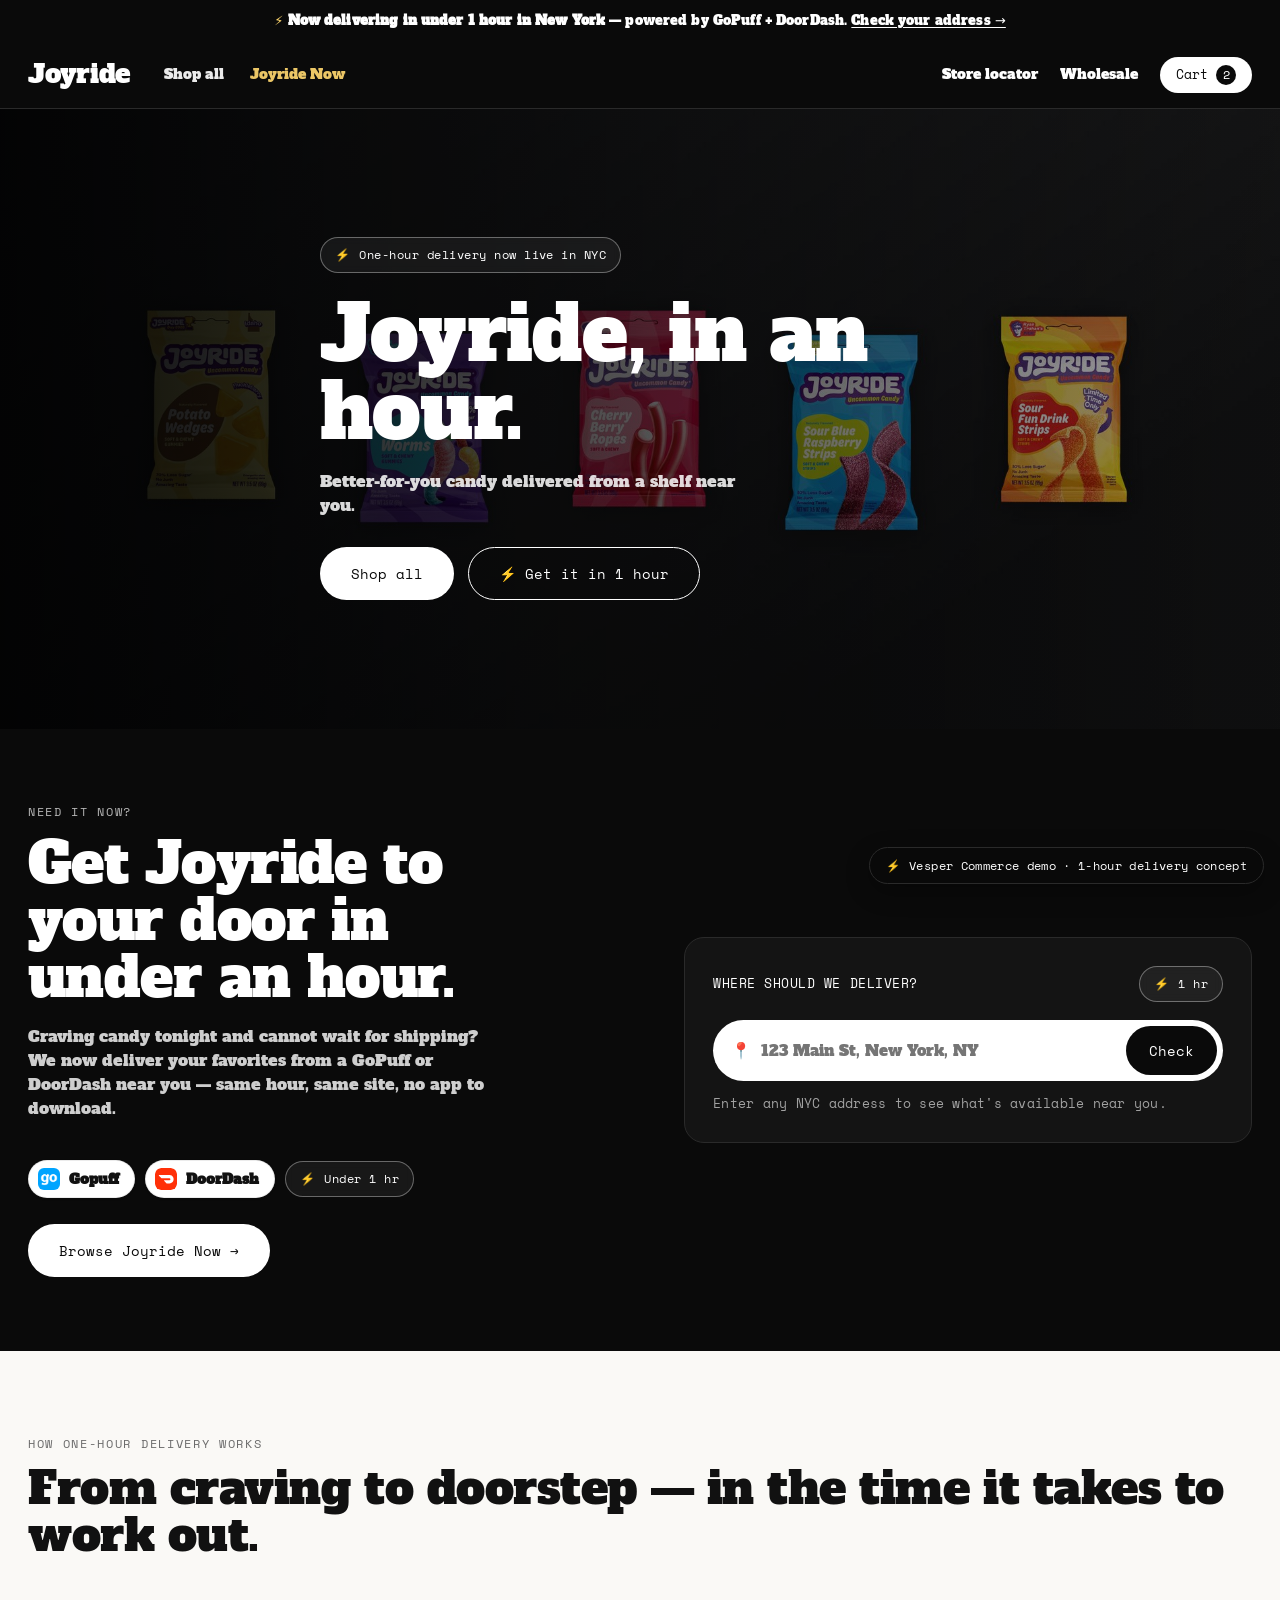
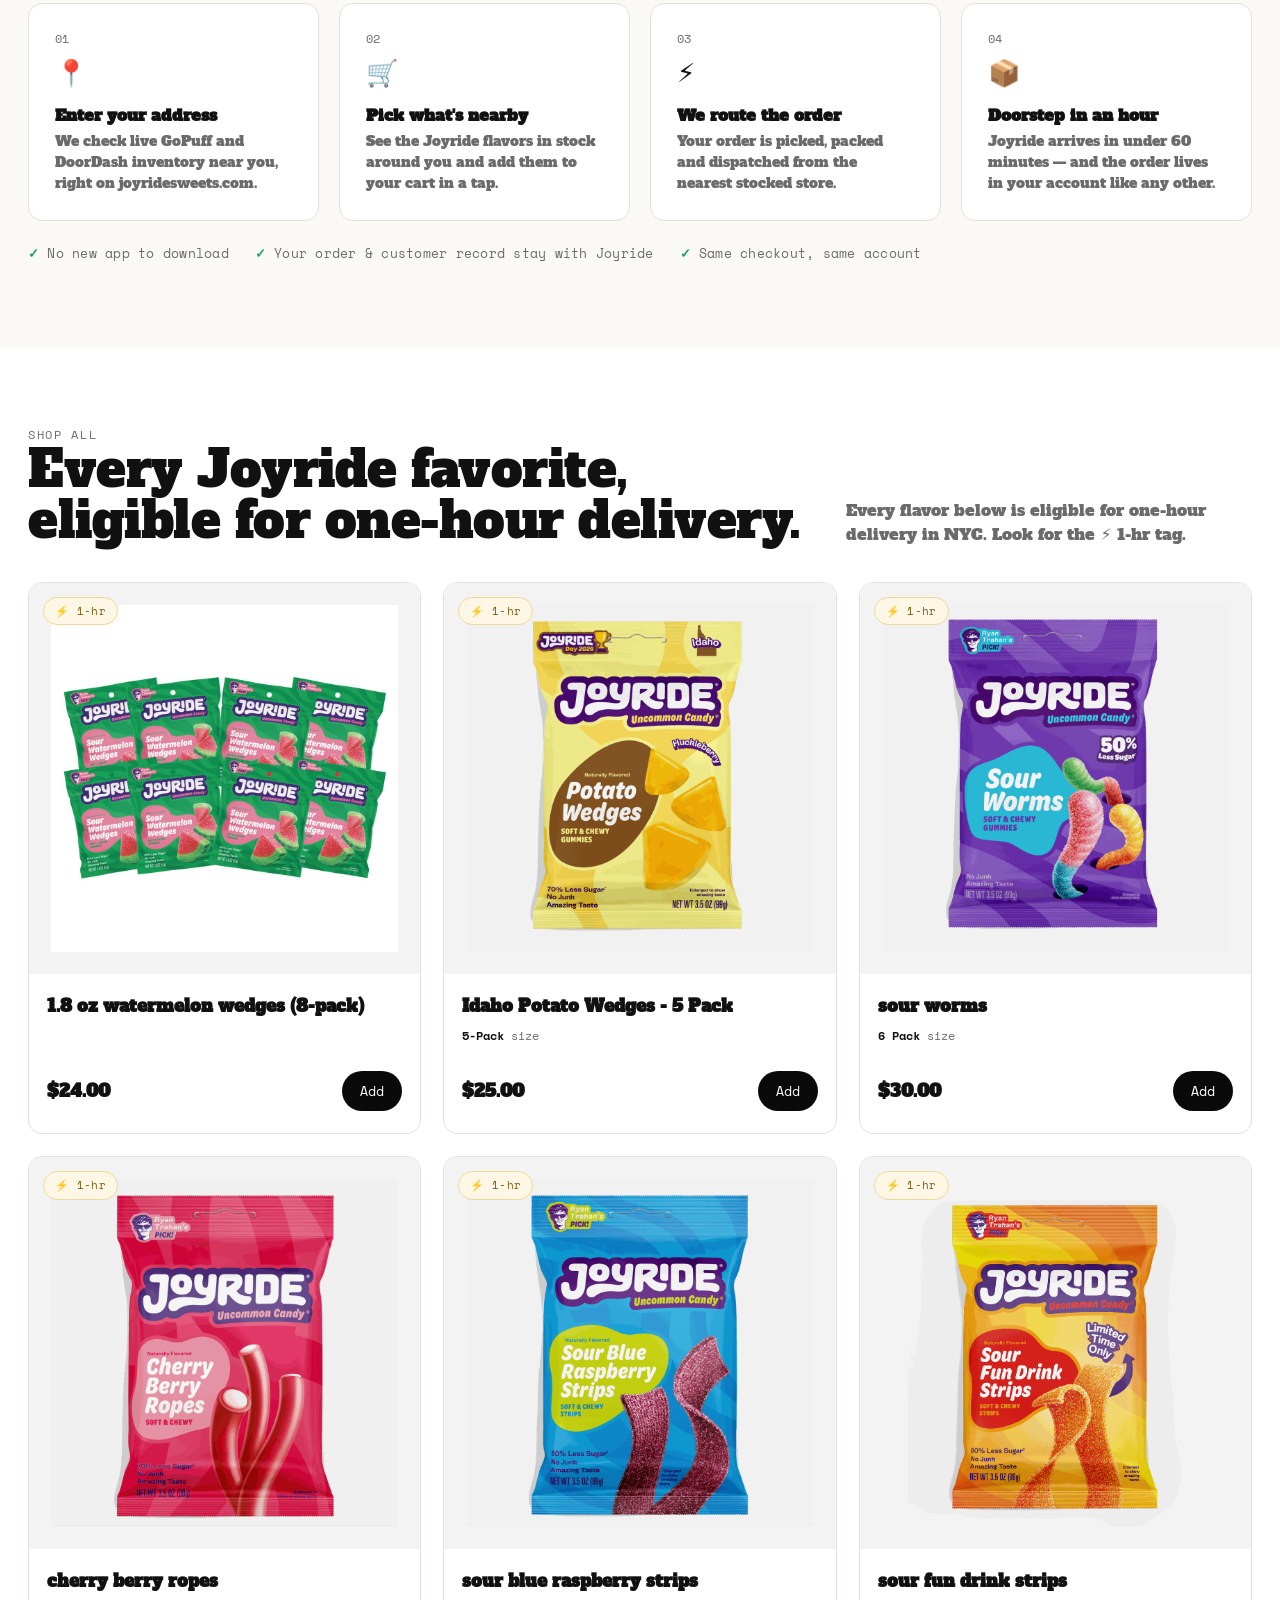
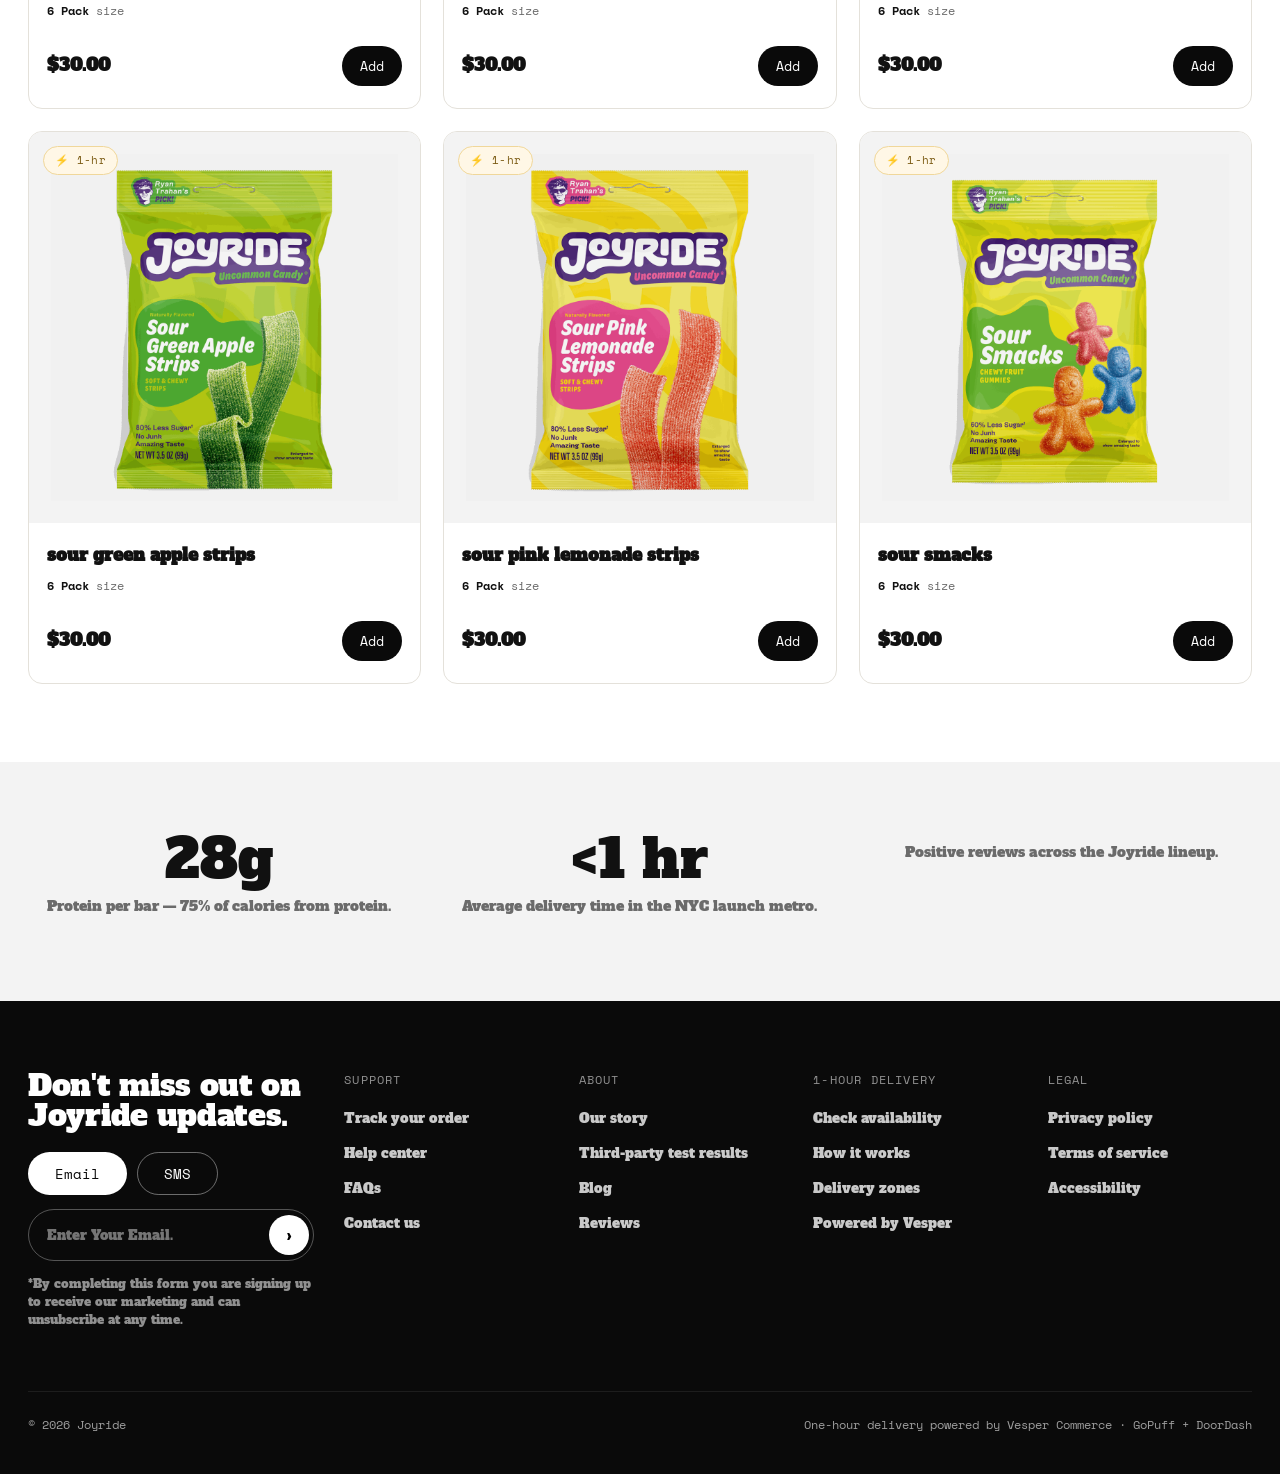
<file: index.html>
<!doctype html>
<html lang="en">
<head>
<meta charset="utf-8" />
<meta name="viewport" content="width=device-width, initial-scale=1" />
<title>Joyride — now with one-hour delivery</title>
<meta name="description" content="Joyride, delivered in about an hour via GoPuff and DoorDash." />
<link rel="preconnect" href="https://fonts.googleapis.com" />
<link rel="preconnect" href="https://fonts.gstatic.com" crossorigin />
<link href="https://fonts.googleapis.com/css2?family=Alfa+Slab+One&family=Alfa+Slab+One:wght@400;500;600;700&family=Space+Mono:wght@400;700&display=swap" rel="stylesheet" />
<link rel="stylesheet" href="styles.css" />
<link rel="icon" href="assets/p0.jpg" />
</head>
<body>

<!-- Announcement -->
<div class="announce">
  <span class="bolt">⚡</span> <b>Now delivering in under 1 hour in New York</b> — powered by GoPuff + DoorDash. <a href="#onehour">Check your address →</a>
</div>

<!-- Header -->
<header class="header">
  <nav class="nav">
    <a class="brand" href="index.html"><span class="wordmark">Joyride</span></a>
    <div class="nav-links"><a href="#shop">Shop all</a>
      <a href="joyridesweets-now.html" style="color:#ffd76e">Joyride Now</a>
    </div>
    <div class="nav-right">
      <a class="hide-sm" href="#">Store locator</a>
      <a class="hide-sm" href="#">Wholesale</a>
      <button class="hamburger" onclick="openMenu()" aria-label="Open menu"><svg viewBox="0 0 24 24" fill="none" stroke="currentColor" stroke-width="2" stroke-linecap="round"><line x1="3" y1="6" x2="21" y2="6"/><line x1="3" y1="12" x2="21" y2="12"/><line x1="3" y1="18" x2="21" y2="18"/></svg></button>
      <a href="checkout.html" class="cart-pill" onclick="event.preventDefault();openCart()">Cart <span class="cart-count" id="cartCount">2</span></a>
    </div>
  </nav>
</header>

<!-- Hero -->
<section class="hero">
  <div class="hero-media" style="background-image:linear-gradient(100deg,rgba(6,8,14,.62) 0%,rgba(6,8,14,.30) 48%,rgba(6,8,14,.12) 100%),url('assets/hero.jpg');background-size:cover;background-position:center"></div>
  <div class="wrap hero-inner">
    <div class="delivery-badge" style="margin-bottom:22px"><span class="bolt">⚡</span> One-hour delivery now live in NYC</div>
    <h1 class="serif">Joyride, in an hour.</h1>
    <p class="sub">Better-for-you candy delivered from a shelf near you.</p>
    <div class="hero-cta">
      <a href="#shop" class="btn btn-white">Shop all</a>
      <a href="#onehour" class="btn btn-outline" style="color:#fff">⚡ Get it in 1 hour</a>
    </div>
  </div>
</section>

<!-- ===== SIGNATURE 1-HOUR DELIVERY BAND ===== -->
<section class="delivery-band" id="onehour">
  <div class="wrap grid">
    <div>
      <div class="eyebrow" style="color:rgba(255,255,255,.7)">Need it now?</div>
      <h2 class="serif" style="margin-top:14px">Get Joyride to your door in under an hour.</h2>
      <p class="lede">Craving candy tonight and cannot wait for shipping? We now deliver your favorites from a GoPuff or DoorDash near you — same hour, same site, no app to download.</p>
      <div class="retailer-chips" style="margin-top:24px">
        <span class="chip"><img class="logo" src="assets/gopuff-icon.png" alt="GoPuff" /> Gopuff</span>
        <span class="chip"><img class="logo" src="assets/doordash-icon.svg" alt="DoorDash" /> DoorDash</span>
        <span class="delivery-badge"><span class="bolt">⚡</span> Under 1 hr</span>
      </div>
      <div style="margin-top:26px">
        <a href="joyridesweets-now.html" class="btn btn-white">Browse Joyride Now →</a>
      </div>
    </div>

    <div class="addr-card">
      <div class="row-top">
        <div style="font-family:var(--mono);font-size:13px;letter-spacing:.04em">WHERE SHOULD WE DELIVER?</div>
        <div class="delivery-badge"><span class="bolt">⚡</span> 1 hr</div>
      </div>
      <div class="addr-field">
        <span aria-hidden="true">📍</span>
        <input id="addrInput" type="text" placeholder="123 Main St, New York, NY" />
        <button class="btn btn-dark" onclick="checkAvailability()">Check</button>
      </div>
      <div class="addr-note">Enter any NYC address to see what's available near you.</div>

      <div class="avail-result" id="availResult">
        <div class="avail-head"><span>✓</span> Available near you — delivered in under 1 hour</div>
        <div class="mini-prod">
          <img src="assets/p0.jpg" alt="" />
          <div class="info"><div class="name">Gold · Chocolate Chip Cookie Dough</div><div class="meta">4-bar pack · $13.99</div></div>
          <button class="mini-add" onclick="addToCart()">Add</button>
        </div>
        <div class="mini-prod">
          <img src="assets/p1.png" alt="" />
          <div class="info"><div class="name">Bronze · Cookie Dough Caramel</div><div class="meta">4-bar pack · $13.99</div></div>
          <button class="mini-add" onclick="addToCart()">Add</button>
        </div>
        <div class="mini-prod">
          <img src="assets/p0.jpg" alt="" />
          <div class="info"><div class="name">Gold · Single bar <span style="opacity:.6">(trial)</span></div><div class="meta">Single · $3.49</div></div>
          <button class="mini-add" onclick="addToCart()">Add</button>
        </div>
        <a href="checkout.html" class="btn btn-white btn-block" style="margin-top:16px">View cart · check out →</a>
      </div>
    </div>
  </div>
</section>

<!-- How it works -->
<section class="how">
  <div class="wrap">
    <div class="eyebrow">How one-hour delivery works</div>
    <h2 class="serif" style="font-size:clamp(30px,3.6vw,46px);margin-top:12px">From craving to doorstep — in the time it takes to work out.</h2>
    <div class="steps">
      <div class="step"><div class="num">01</div><div class="icon">📍</div><h3>Enter your address</h3><p>We check live GoPuff and DoorDash inventory near you, right on joyridesweets.com.</p></div>
      <div class="step"><div class="num">02</div><div class="icon">🛒</div><h3>Pick what's nearby</h3><p>See the Joyride flavors in stock around you and add them to your cart in a tap.</p></div>
      <div class="step"><div class="num">03</div><div class="icon">⚡</div><h3>We route the order</h3><p>Your order is picked, packed and dispatched from the nearest stocked store.</p></div>
      <div class="step"><div class="num">04</div><div class="icon">📦</div><h3>Doorstep in an hour</h3><p>Joyride arrives in under 60 minutes — and the order lives in your account like any other.</p></div>
    </div>
    <div class="assurance">
      <span><span class="tick">✓</span> No new app to download</span>
      <span><span class="tick">✓</span> Your order &amp; customer record stay with Joyride</span>
      <span><span class="tick">✓</span> Same checkout, same account</span>
    </div>
  </div>
</section>

<!-- Product grid -->
<section class="section" id="shop">
  <div class="wrap">
    <div class="section-head">
      <div>
        <div class="eyebrow">Shop all</div>
        <h2 class="serif">Every Joyride favorite, eligible for one-hour delivery.</h2>
      </div>
      <p>Every flavor below is eligible for one-hour delivery in NYC. Look for the <span style="white-space:nowrap">⚡ 1-hr</span> tag.</p>
    </div>

    <div class="prod-grid" id="prodGrid">
      <!-- cards injected by app.js -->
    </div>
  </div>
</section>

<!-- Value strip -->
<section class="value-strip">
  <div class="wrap value-grid">
    <div><div class="big">28g</div><p>Protein per bar — 75% of calories from protein.</p></div>
    <div><div class="big">&lt;1 hr</div><p>Average delivery time in the NYC launch metro.</p></div>
    <div><div class="big"></div><p>Positive reviews across the Joyride lineup.</p></div>
  </div>
</section>

<!-- Footer -->
<footer class="footer">
  <div class="wrap">
    <div class="top">
      <div class="updates">
        <h3 class="serif">Don't miss out on Joyride updates.</h3>
        <div class="toggle">
          <button class="btn btn-white">Email</button>
          <button class="btn btn-outline" style="color:#fff">SMS</button>
        </div>
        <div class="subscribe"><input placeholder="Enter Your Email." /><button>›</button></div>
        <p style="font-size:12px;opacity:.55;margin-top:14px;max-width:320px">*By completing this form you are signing up to receive our marketing and can unsubscribe at any time.</p>
      </div>
      <div><div class="colhead">Support</div><ul><li><a href="#">Track your order</a></li><li><a href="#">Help center</a></li><li><a href="#">FAQs</a></li><li><a href="#">Contact us</a></li></ul></div>
      <div><div class="colhead">About</div><ul><li><a href="#">Our story</a></li><li><a href="#">Third-party test results</a></li><li><a href="#">Blog</a></li><li><a href="#">Reviews</a></li></ul></div>
      <div><div class="colhead">1-Hour Delivery</div><ul><li><a href="#onehour">Check availability</a></li><li><a href="#onehour">How it works</a></li><li><a href="#">Delivery zones</a></li><li><a href="#">Powered by Vesper</a></li></ul></div>
      <div><div class="colhead">Legal</div><ul><li><a href="#">Privacy policy</a></li><li><a href="#">Terms of service</a></li><li><a href="#">Accessibility</a></li></ul></div>
    </div>
    <div class="base"><span>© 2026 Joyride</span><span>One-hour delivery powered by Vesper Commerce · GoPuff + DoorDash</span></div>
  </div>
</footer>

<div class="demo-ribbon"><span class="bolt">⚡</span> Vesper Commerce demo · 1-hour delivery concept</div>

<script src="app.js"></script>
</body>
</html>
</file>
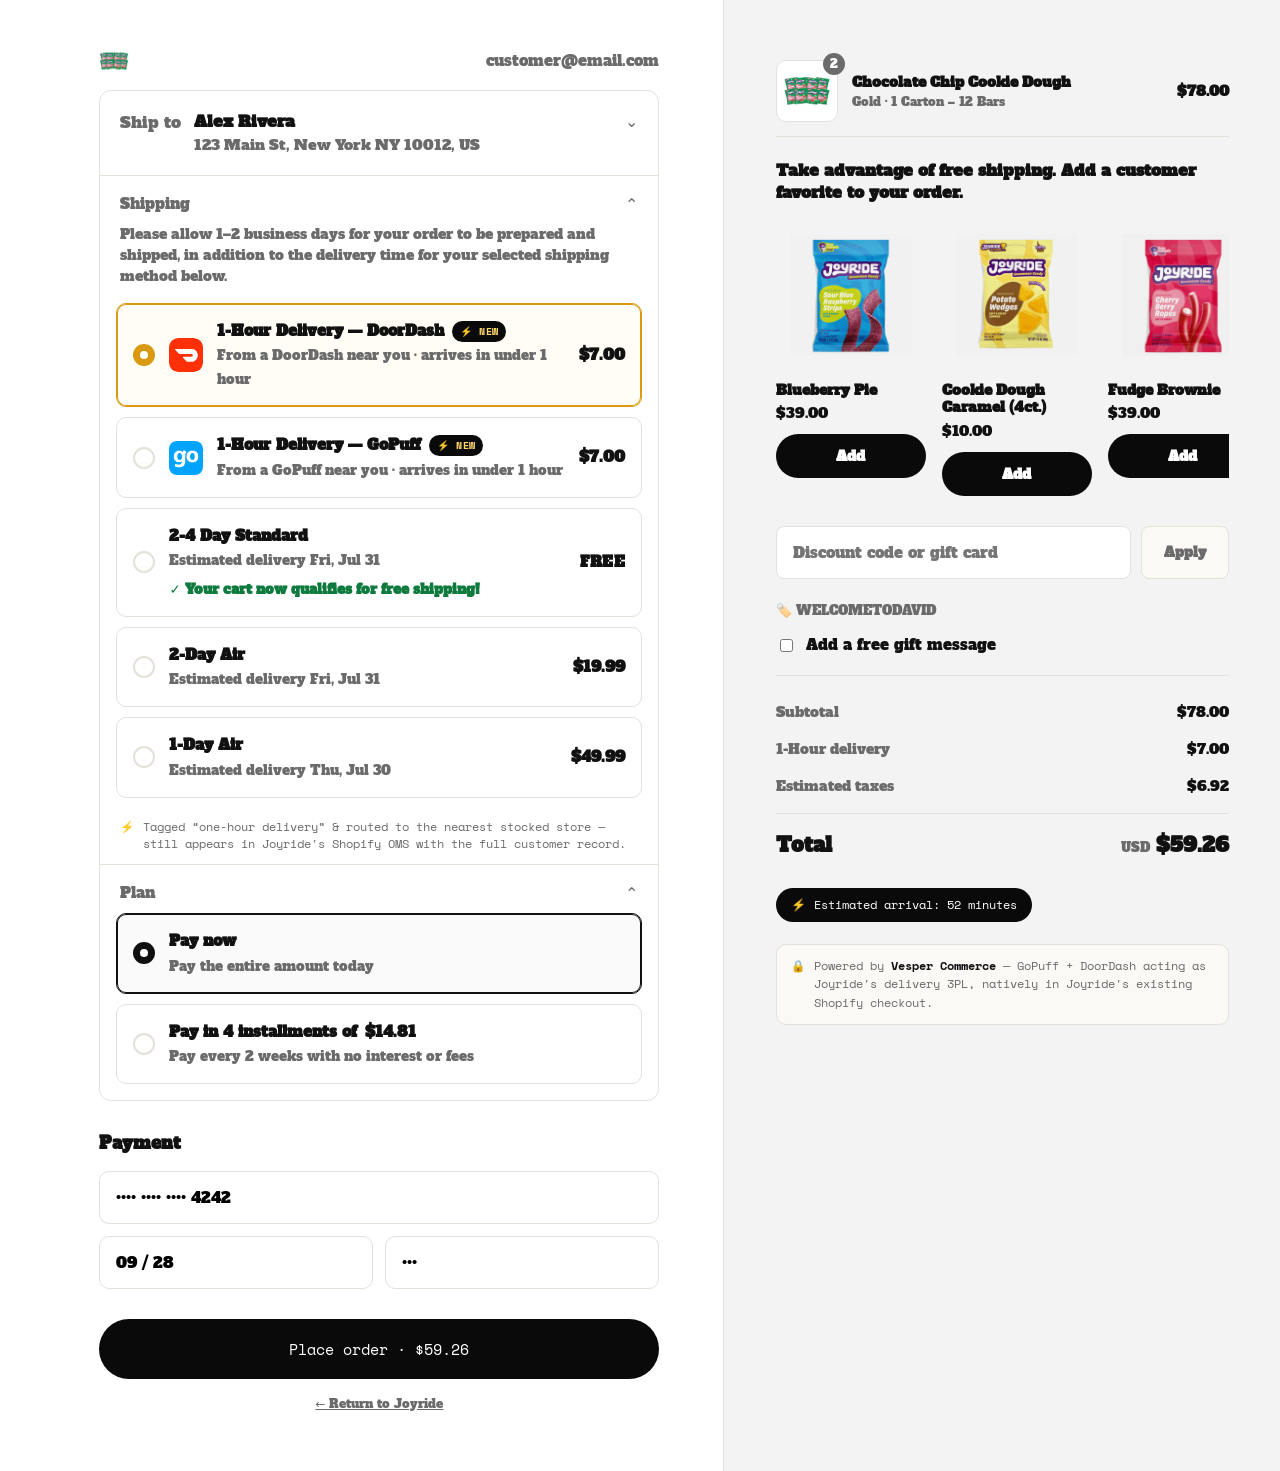
<file: checkout.html>
<!doctype html>
<html lang="en">
<head>
<meta charset="utf-8" />
<meta name="viewport" content="width=device-width, initial-scale=1" />
<title>Checkout | Joyride</title>
<link rel="preconnect" href="https://fonts.googleapis.com" />
<link rel="preconnect" href="https://fonts.gstatic.com" crossorigin />
<link href="https://fonts.googleapis.com/css2?family=Alfa+Slab+One&family=Alfa+Slab+One:wght@400;500;600;700&family=Space+Mono:wght@400;700&display=swap" rel="stylesheet" />
<link rel="stylesheet" href="styles.css" />
<link rel="icon" href="assets/p0.jpg" />
</head>
<body>

<div class="checkout">
  <!-- LEFT -->
  <div class="co-left">
    <div class="inner">
      <div class="co-topbar">
        <a href="index.html" class="co-logo"><img src="assets/p0.jpg" alt="Joyride" style="height:30px" /></a>
        <span class="email">customer@email.com</span>
      </div>

      <!-- Ship to -->
      <div class="co-card">
        <div class="ship-to">
          <span class="k">Ship to</span>
          <span class="v"><b>Alex Rivera</b><div>123 Main St, New York NY 10012, US</div></span>
          <span class="chev">⌄</span>
        </div>

        <!-- Shipping -->
        <div class="co-block">
          <div class="bh"><span class="t">Shipping</span><span class="chev" style="color:var(--gray)">⌃</span></div>
          <div class="note">Please allow 1–2 business days for your order to be prepared and shipped, in addition to the delivery time for your selected shipping method below.</div>
          <div class="opts" id="shipOpts">

            <!-- 1-hour delivery options (the Vesper addition) -->
            <label class="co-opt onehr selected" data-cost="7.00" data-label="1-Hour delivery" onclick="selectShip(this)">
              <span class="radio"></span>
              <span class="ret"><img src="assets/doordash-icon.svg" alt="DoorDash" /></span>
              <span class="body">
                <span class="n">1-Hour Delivery — DoorDash <span class="badge-1hr">⚡ NEW</span></span>
                <span class="d">From a DoorDash near you · arrives in under 1 hour</span>
              </span>
              <span class="amt">$7.00</span>
            </label>

            <label class="co-opt onehr" data-cost="7.00" data-label="1-Hour delivery" onclick="selectShip(this)">
              <span class="radio"></span>
              <span class="ret"><img src="assets/gopuff-icon.png" alt="GoPuff" /></span>
              <span class="body">
                <span class="n">1-Hour Delivery — GoPuff <span class="badge-1hr">⚡ NEW</span></span>
                <span class="d">From a GoPuff near you · arrives in under 1 hour</span>
              </span>
              <span class="amt">$7.00</span>
            </label>

            <!-- standard Joyride shipping tiers -->
            <label class="co-opt" data-cost="0" data-label="2-4 Day Standard" onclick="selectShip(this)">
              <span class="radio"></span>
              <span class="body">
                <span class="n">2-4 Day Standard</span>
                <span class="d">Estimated delivery Fri, Jul 31</span>
                <span class="free-ok">✓ Your cart now qualifies for free shipping!</span>
              </span>
              <span class="amt free">FREE</span>
            </label>

            <label class="co-opt" data-cost="19.99" data-label="2-Day Air" onclick="selectShip(this)">
              <span class="radio"></span>
              <span class="body">
                <span class="n">2-Day Air</span>
                <span class="d">Estimated delivery Fri, Jul 31</span>
              </span>
              <span class="amt">$19.99</span>
            </label>

            <label class="co-opt" data-cost="49.99" data-label="1-Day Air" onclick="selectShip(this)">
              <span class="radio"></span>
              <span class="body">
                <span class="n">1-Day Air</span>
                <span class="d">Estimated delivery Thu, Jul 30</span>
              </span>
              <span class="amt">$49.99</span>
            </label>

          </div>
          <div class="note" id="routeNote" style="display:flex;gap:9px;color:var(--gray);font-family:var(--mono);font-size:11.5px">
            <span style="color:#d99a12">⚡</span>
            <span>Tagged “one-hour delivery” &amp; routed to the nearest stocked store — still appears in Joyride's Shopify OMS with the full customer record.</span>
          </div>
        </div>

        <!-- Plan -->
        <div class="co-block co-plan">
          <div class="bh"><span class="t">Plan</span><span class="chev" style="color:var(--gray)">⌃</span></div>
          <div class="opts" id="planOpts">
            <label class="co-opt selected" onclick="selectPlan(this)">
              <span class="radio"></span>
              <span class="body"><span class="n">Pay now</span><span class="d">Pay the entire amount today</span></span>
            </label>
            <label class="co-opt" onclick="selectPlan(this)">
              <span class="radio"></span>
              <span class="body"><span class="n">Pay in 4 installments of <span id="instAmt">$22.98</span></span><span class="d">Pay every 2 weeks with no interest or fees</span></span>
            </label>
          </div>
        </div>
      </div>

      <!-- Payment -->
      <div class="co-section-title">Payment</div>
      <input class="co-field" placeholder="Card number" value="•••• •••• •••• 4242" />
      <div class="co-row">
        <input class="co-field" placeholder="Expiration (MM/YY)" value="09 / 28" />
        <input class="co-field" placeholder="Security code" value="•••" />
      </div>

      <button class="btn btn-dark btn-block btn-lg" id="placeBtn" style="margin-top:18px" onclick="placeOrder()">Place order · $91.92</button>
      <p style="font-size:12px;color:var(--gray);text-align:center;margin-top:16px"><a href="index.html" style="text-decoration:underline">← Return to Joyride</a></p>
    </div>
  </div>

  <!-- RIGHT: order summary -->
  <div class="co-right">
    <div class="inner">
      <div class="os-item">
        <div class="im"><img src="assets/p0.jpg" alt="" /><span class="q">2</span></div>
        <div class="nm"><div class="t">Chocolate Chip Cookie Dough</div><div class="s">Gold · 1 Carton – 12 Bars</div></div>
        <div class="pr">$78.00</div>
      </div>

      <!-- upsell rail -->
      <div class="upsell-title">Take advantage of free shipping. Add a customer favorite to your order.</div>
      <div class="upsell-rail">
        <div class="upsell-card"><div class="im"><img src="assets/p4.png" alt="" /></div><div class="nm">Blueberry Pie</div><div class="pr">$39.00</div><button class="add" onclick="addToCart()">Add</button></div>
        <div class="upsell-card"><div class="im"><img src="assets/p1.png" alt="" /></div><div class="nm">Cookie Dough Caramel (4ct.)</div><div class="pr">$10.00</div><button class="add" onclick="addToCart()">Add</button></div>
        <div class="upsell-card"><div class="im"><img src="assets/p3.png" alt="" /></div><div class="nm">Fudge Brownie</div><div class="pr">$39.00</div><button class="add" onclick="addToCart()">Add</button></div>
        <div class="upsell-card"><div class="im"><img src="assets/p2.png" alt="" /></div><div class="nm">PB Chocolate Chunk</div><div class="pr">$39.00</div><button class="add" onclick="addToCart()">Add</button></div>
      </div>

      <!-- discount -->
      <div class="co-discount">
        <input placeholder="Discount code or gift card" />
        <button>Apply</button>
      </div>
      <div class="co-discount-tag">🏷️ WELCOMETODAVID</div>
      <div class="co-gift"><input type="checkbox" /> Add a free gift message</div>

      <!-- totals -->
      <div class="os-line"><span class="muted">Subtotal</span><span>$78.00</span></div>
      <div class="os-line"><span class="muted" id="sumShipLabel">1-Hour delivery</span><span id="sumShip">$7.00</span></div>
      <div class="os-line"><span class="muted">Estimated taxes</span><span>$6.92</span></div>
      <div class="os-line total"><span>Total</span><span><span style="font-size:13px;color:var(--gray);font-weight:400;margin-right:6px">USD</span><span id="sumTotal">$91.92</span></span></div>

      <div class="eta-badge" style="margin-top:20px"><span class="bolt">⚡</span> Estimated arrival: 52 minutes</div>
      <div class="co-note" style="margin-top:8px;border-style:solid"><span>🔒</span> <span>Powered by <b>Vesper Commerce</b> — GoPuff + DoorDash acting as Joyride's delivery 3PL, natively in Joyride's existing Shopify checkout.</span></div>
    </div>
  </div>
</div>

<script src="app.js"></script>
</body>
</html>
</file>
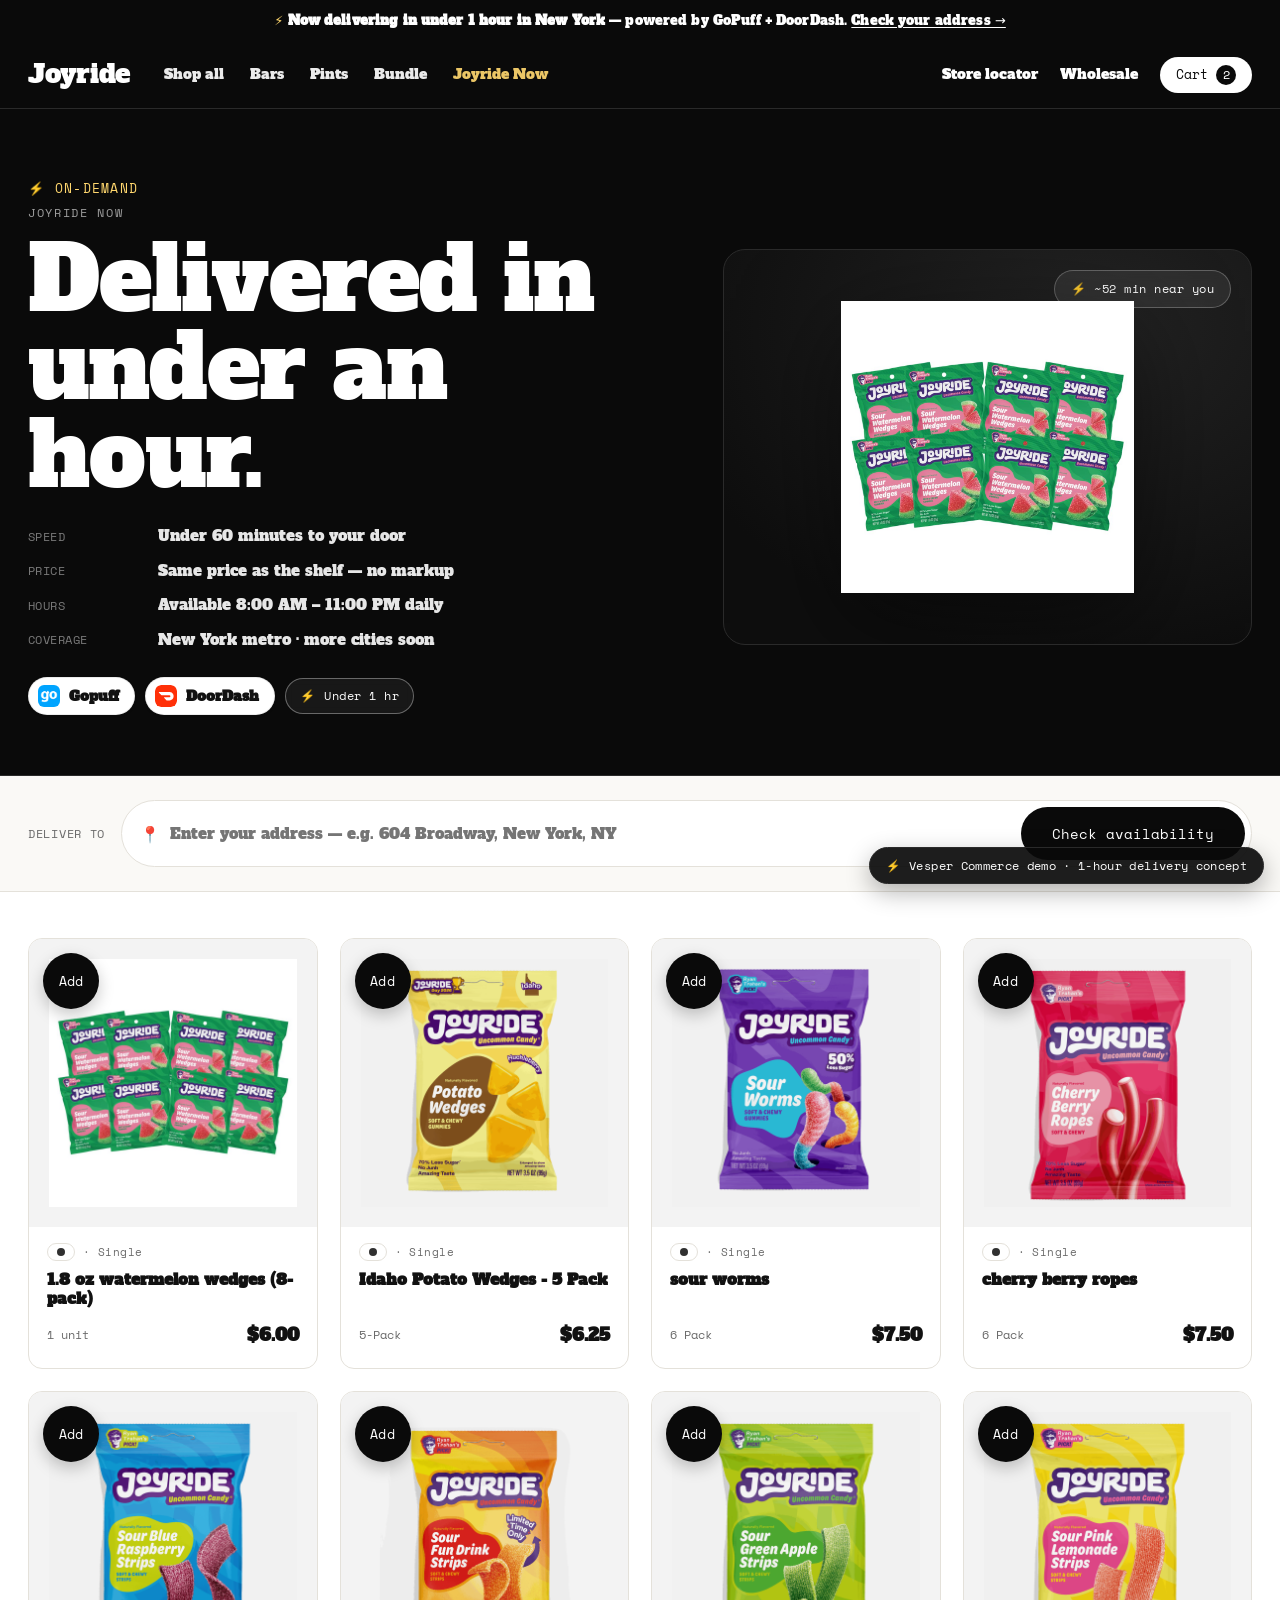
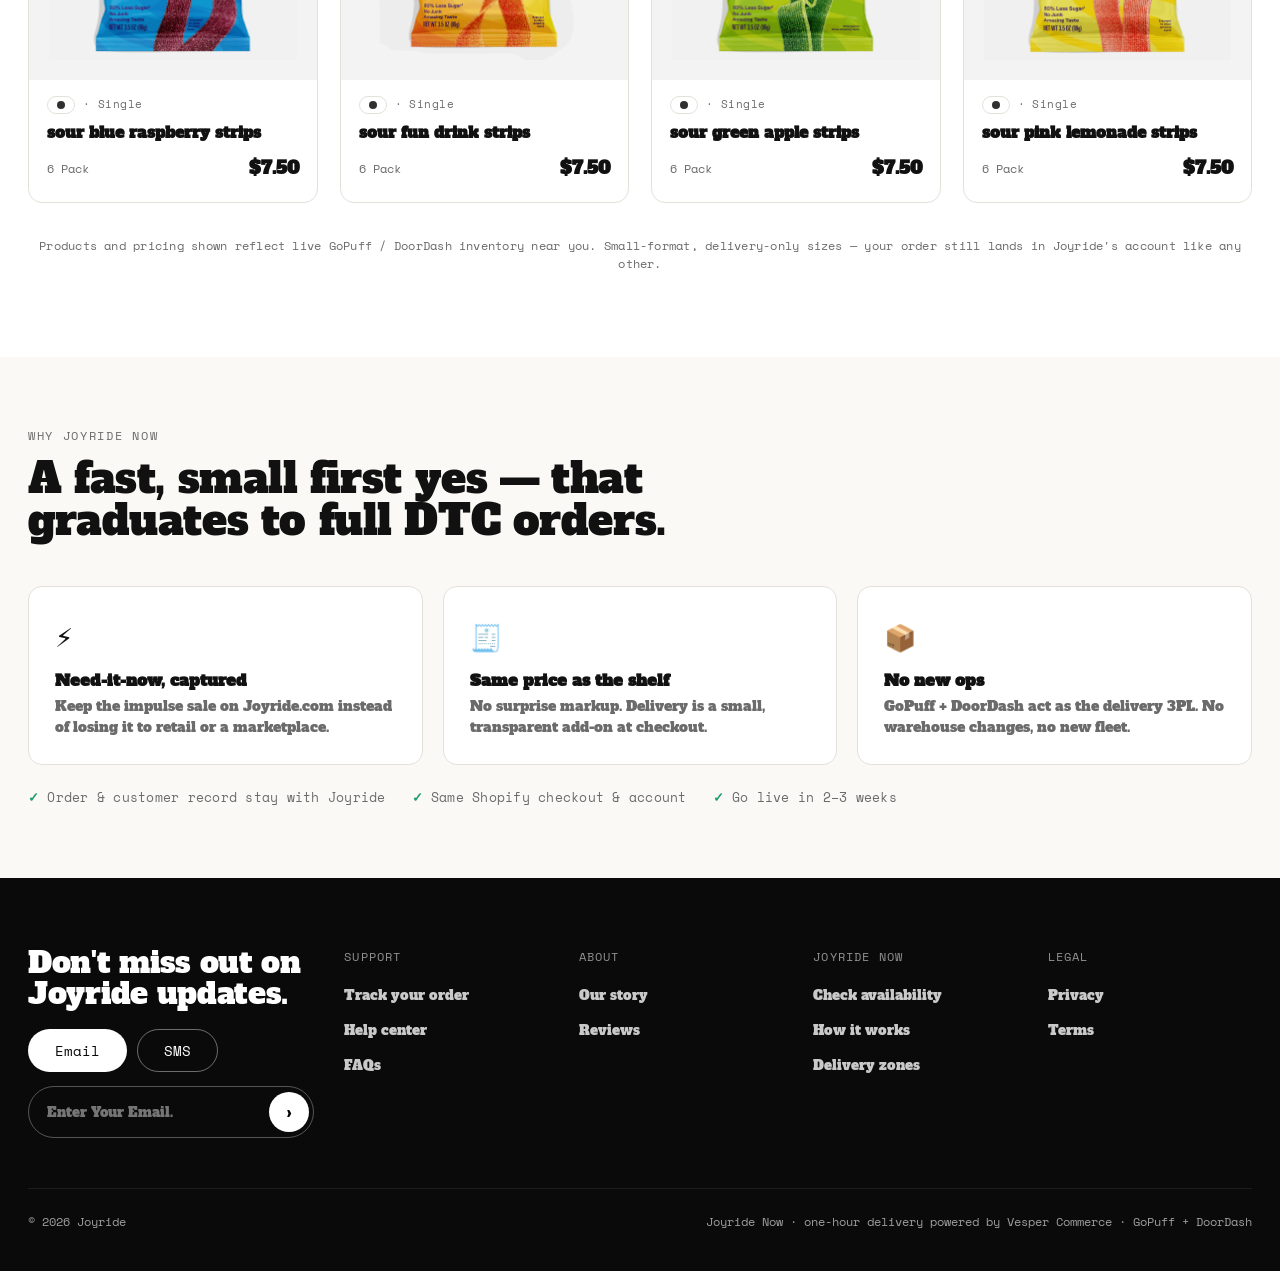
<file: joyridesweets-now.html>
<!doctype html>
<html lang="en">
<head>
<meta charset="utf-8" />
<meta name="viewport" content="width=device-width, initial-scale=1" />
<title>Joyride Now — Delivered in under an hour | Joyride</title>
<meta name="description" content="Joyride Now: your favorite bars delivered in under an hour, at the same price as the shelf. Powered by GoPuff + DoorDash." />
<link rel="preconnect" href="https://fonts.googleapis.com" />
<link rel="preconnect" href="https://fonts.gstatic.com" crossorigin />
<link href="https://fonts.googleapis.com/css2?family=Alfa+Slab+One&family=Alfa+Slab+One:wght@400;500;600;700&family=Space+Mono:wght@400;700&display=swap" rel="stylesheet" />
<link rel="stylesheet" href="styles.css" />
<link rel="icon" href="assets/p0.jpg" />
</head>
<body>

<div class="announce">
  <span class="bolt">⚡</span> <b>Now delivering in under 1 hour in New York</b> — powered by GoPuff + DoorDash. <a href="#now">Check your address →</a>
</div>

<header class="header">
  <nav class="nav">
    <a class="brand" href="index.html"><span class="wordmark">Joyride</span></a>
    <div class="nav-links">
      <a href="index.html#shop">Shop all</a>
      <a href="index.html#shop">Bars</a>
      <a href="index.html#shop">Pints</a>
      <a href="index.html#shop">Bundle</a>
      <a href="joyridesweets-now.html" style="color:#ffd76e">Joyride Now</a>
    </div>
    <div class="nav-right">
      <a class="hide-sm" href="#">Store locator</a>
      <a class="hide-sm" href="#">Wholesale</a>
      <button class="hamburger" onclick="openMenu()" aria-label="Open menu"><svg viewBox="0 0 24 24" fill="none" stroke="currentColor" stroke-width="2" stroke-linecap="round"><line x1="3" y1="6" x2="21" y2="6"/><line x1="3" y1="12" x2="21" y2="12"/><line x1="3" y1="18" x2="21" y2="18"/></svg></button>
      <a href="checkout.html" class="cart-pill" onclick="event.preventDefault();openCart()">Cart <span class="cart-count" id="cartCount">2</span></a>
    </div>
  </nav>
</header>

<!-- HERO -->
<section class="now-hero" id="now">
  <div class="wrap grid">
    <div>
      <div class="kick">⚡ On-demand</div>
      <div class="eyebrow">Joyride Now</div>
      <h1 class="serif">Delivered in under an hour.</h1>
      <div class="facts">
        <div><span class="k">Speed</span> Under 60 minutes to your door</div>
        <div><span class="k">Price</span> Same price as the shelf — no markup</div>
        <div><span class="k">Hours</span> Available 8:00 AM – 11:00 PM daily</div>
        <div><span class="k">Coverage</span> New York metro · more cities soon</div>
      </div>
      <div class="chips-row retailer-chips">
        <span class="chip"><img class="logo" src="assets/gopuff-icon.png" alt="GoPuff" /> Gopuff</span>
        <span class="chip"><img class="logo" src="assets/doordash-icon.svg" alt="DoorDash" /> DoorDash</span>
        <span class="delivery-badge"><span class="bolt">⚡</span> Under 1 hr</span>
      </div>
    </div>
    <div class="now-visual">
      <div class="float-badge"><span class="bolt">⚡</span> ~52 min near you</div>
      <img src="assets/p0.jpg" alt="Joyride bar available on demand" />
    </div>
  </div>
</section>

<!-- ADDRESS BAR -->
<div class="now-addrbar">
  <div class="wrap inner">
    <span class="lbl">Deliver to</span>
    <div class="field">
      <span aria-hidden="true">📍</span>
      <input id="nowAddr" type="text" placeholder="Enter your address — e.g. 604 Broadway, New York, NY" />
      <button class="btn btn-dark" onclick="nowCheck()">Check availability</button>
    </div>
    <span class="now-addr-state" id="nowAddrState"><span>✓</span> In your zone · delivered in ~52 min</span>
  </div>
</div>

<!-- GRID -->
<section class="now-section">
  <div class="wrap">
    <div class="now-gridwrap show" id="nowGridWrap">
      <div class="now-grid" id="nowGrid"><!-- injected by app.js --></div>
      <div class="now-disclaimer">
        Products and pricing shown reflect live GoPuff / DoorDash inventory near you. Small-format, delivery-only sizes — your order still lands in Joyride's account like any other.
      </div>
    </div>
  </div>
</section>

<!-- reassurance band -->
<section class="how" style="padding:70px 0">
  <div class="wrap">
    <div class="eyebrow">Why Joyride Now</div>
    <h2 class="serif" style="font-size:clamp(28px,3.4vw,42px);margin-top:12px;max-width:640px">A fast, small first yes — that graduates to full DTC orders.</h2>
    <div class="steps now-steps-3">
      <div class="step"><div class="icon">⚡</div><h3>Need-it-now, captured</h3><p>Keep the impulse sale on Joyride.com instead of losing it to retail or a marketplace.</p></div>
      <div class="step"><div class="icon">🧾</div><h3>Same price as the shelf</h3><p>No surprise markup. Delivery is a small, transparent add-on at checkout.</p></div>
      <div class="step"><div class="icon">📦</div><h3>No new ops</h3><p>GoPuff + DoorDash act as the delivery 3PL. No warehouse changes, no new fleet.</p></div>
    </div>
    <div class="assurance">
      <span><span class="tick">✓</span> Order &amp; customer record stay with Joyride</span>
      <span><span class="tick">✓</span> Same Shopify checkout &amp; account</span>
      <span><span class="tick">✓</span> Go live in 2–3 weeks</span>
    </div>
  </div>
</section>

<footer class="footer">
  <div class="wrap">
    <div class="top">
      <div class="updates">
        <h3 class="serif">Don't miss out on Joyride updates.</h3>
        <div class="toggle"><button class="btn btn-white">Email</button><button class="btn btn-outline" style="color:#fff">SMS</button></div>
        <div class="subscribe"><input placeholder="Enter Your Email." /><button>›</button></div>
      </div>
      <div><div class="colhead">Support</div><ul><li><a href="#">Track your order</a></li><li><a href="#">Help center</a></li><li><a href="#">FAQs</a></li></ul></div>
      <div><div class="colhead">About</div><ul><li><a href="#">Our story</a></li><li><a href="#">Reviews</a></li></ul></div>
      <div><div class="colhead">Joyride Now</div><ul><li><a href="joyridesweets-now.html">Check availability</a></li><li><a href="index.html#onehour">How it works</a></li><li><a href="#">Delivery zones</a></li></ul></div>
      <div><div class="colhead">Legal</div><ul><li><a href="#">Privacy</a></li><li><a href="#">Terms</a></li></ul></div>
    </div>
    <div class="base"><span>© 2026 Joyride</span><span>Joyride Now · one-hour delivery powered by Vesper Commerce · GoPuff + DoorDash</span></div>
  </div>
</footer>

<div class="demo-ribbon"><span class="bolt">⚡</span> Vesper Commerce demo · 1-hour delivery concept</div>

<script src="app.js"></script>
</body>
</html>
</file>
<file: styles.css>
/* ============================================================
   Joyride × Vesper Commerce — 1-Hour Delivery Mockup
   Design system replicating joyridesweets.com
   Fonts: Instrument Serif (display) + Inter (body/Suisse substitute)
   ============================================================ */

:root {
  --black: #0a0a0a;
  --ink: #111111;
  --white: #ffffff;
  --offwhite: #f3f3f3;      /* product panel bg */
  --paper: #faf9f6;
  --line: #e4e1da;
  --line-dark: #2a2a2a;
  --gray: #6b6b6b;
  --gray-2: #8a8a8a;
  --gold: #303030;          /* brand accent */
  --gopuff: #009f8f;        /* GoPuff teal */
  --doordash: #eb1700;      /* DoorDash red */
  --radius-pill: 999px;
  --radius: 14px;
  --serif: "Alfa Slab One", Georgia, serif;
  --sans: "Alfa Slab One", -apple-system, system-ui, sans-serif;
  --mono: "Space Mono", ui-monospace, "SFMono-Regular", monospace;
  --maxw: 1280px;
}

* { box-sizing: border-box; }

html { scroll-behavior: smooth; }

body {
  margin: 0;
  font-family: var(--sans);
  color: var(--ink);
  background: var(--white);
  -webkit-font-smoothing: antialiased;
  line-height: 1.5;
}

img { max-width: 100%; display: block; }
a { color: inherit; text-decoration: none; }
button { font-family: inherit; cursor: pointer; }

h1, h2, h3, .serif {
  font-family: var(--serif);
  font-weight: 400;
  letter-spacing: -0.01em;
  line-height: 1.02;
  margin: 0;
}

.wrap { max-width: var(--maxw); margin: 0 auto; padding: 0 28px; }

/* ---------- Announcement bar ---------- */
.announce {
  background: var(--black);
  color: var(--white);
  font-size: 13px;
  letter-spacing: 0.01em;
  text-align: center;
  padding: 11px 16px;
  position: relative;
  z-index: 60;
}
.announce b { font-weight: 600; }
.announce .bolt { color: #ffd76e; }
.announce a { text-decoration: underline; text-underline-offset: 2px; }

/* ---------- Header / nav ---------- */
.header {
  background: var(--black);
  color: var(--white);
  position: sticky;
  top: 0;
  z-index: 50;
  border-bottom: 1px solid var(--line-dark);
}
.header.light {
  background: var(--white);
  color: var(--ink);
  border-bottom: 1px solid var(--line);
}
.nav {
  display: flex;
  align-items: center;
  gap: 34px;
  height: 66px;
  max-width: var(--maxw);
  margin: 0 auto;
  padding: 0 28px;
}
.brand img { height: 26px; width: auto; }
.nav-links { display: flex; gap: 26px; font-size: 14px; }
.nav-links a { opacity: 0.92; }
.nav-links a:hover { opacity: 1; }
.nav-right { margin-left: auto; display: flex; align-items: center; gap: 22px; font-size: 14px; }
.nav-right .ico { width: 20px; height: 20px; opacity: 0.9; }
.cart-pill {
  background: var(--white);
  color: var(--black);
  border-radius: var(--radius-pill);
  padding: 8px 16px;
  font-family: var(--mono);
  font-size: 13px;
  display: inline-flex;
  gap: 8px;
  align-items: center;
  border: none;
}
.header.light .cart-pill { background: var(--black); color: var(--white); }
.cart-count {
  background: var(--black); color: var(--white);
  border-radius: var(--radius-pill);
  min-width: 20px; height: 20px; padding: 0 5px;
  display: inline-flex; align-items: center; justify-content: center;
  font-size: 12px;
}
.header.light .cart-count { background: var(--white); color: var(--black); }

/* ---------- Hamburger + mobile menu ---------- */
.hamburger {
  display: none; width: 40px; height: 40px; align-items: center; justify-content: center;
  background: transparent; border: 0; color: inherit; padding: 0;
}
.hamburger svg { width: 24px; height: 24px; }

.menu-overlay { position: fixed; inset: 0; background: rgba(0,0,0,.45); z-index: 110; opacity: 0; visibility: hidden; transition: opacity .3s ease, visibility .3s ease; }
.menu-overlay.open { opacity: 1; visibility: visible; }
.mobile-menu {
  position: fixed; top: 0; left: 0; height: 100%; width: 320px; max-width: 86vw;
  background: var(--black); color: #fff; z-index: 111;
  transform: translateX(-100%); transition: transform .32s cubic-bezier(.4,0,.2,1);
  display: flex; flex-direction: column;
}
.mobile-menu.open { transform: translateX(0); }
.mm-head { display: flex; align-items: center; justify-content: space-between; padding: 20px 22px; border-bottom: 1px solid var(--line-dark); }
.mm-head img { height: 24px; width: auto; }
.mm-close { background: transparent; border: 1px solid var(--line-dark); border-radius: 8px; color: #fff; font-size: 16px; width: 40px; height: 40px; display: flex; align-items: center; justify-content: center; }
.mm-links { display: flex; flex-direction: column; padding: 16px 0 6px; }
.mm-links a { font-family: var(--serif); font-size: 27px; line-height: 1; padding: 13px 24px; color: #fff; letter-spacing: -.01em; }
.mm-links a.active { color: #ffd76e; }
.mm-sub { margin-top: auto; border-top: 1px solid var(--line-dark); padding: 18px 24px; display: flex; flex-direction: column; gap: 14px; }
.mm-sub a { font-family: var(--sans); font-size: 14px; color: rgba(255,255,255,.8); }
.mm-cta { margin: 6px 24px 26px; }

@media (max-width: 620px) { .hamburger { display: inline-flex; } }

/* ---------- Buttons ---------- */
.btn {
  display: inline-flex; align-items: center; justify-content: center; gap: 10px;
  font-family: var(--mono);
  font-size: 14px;
  border-radius: var(--radius-pill);
  padding: 15px 30px;
  border: 1px solid transparent;
  transition: transform .08s ease, opacity .15s ease, background .15s ease;
  white-space: nowrap;
}
.btn:active { transform: translateY(1px); }
.btn-white { background: var(--white); color: var(--black); }
.btn-white:hover { opacity: .88; }
.btn-dark { background: var(--black); color: var(--white); }
.btn-dark:hover { opacity: .9; }
.btn-outline { background: transparent; border-color: currentColor; }
.btn-block { width: 100%; }
.btn-lg { padding: 18px 34px; font-size: 15px; }

/* ---------- Hero ---------- */
.hero {
  position: relative;
  background: var(--black);
  color: var(--white);
  min-height: 620px;
  display: flex;
  align-items: center;
  overflow: hidden;
}
.hero-media {
  position: absolute; inset: 0;
  background-size: cover;
  background-position: center;
  opacity: 0.92;
}
.hero-media::after {
  content: "";
  position: absolute; inset: 0;
  background: linear-gradient(90deg, rgba(0,0,0,.85) 0%, rgba(0,0,0,.55) 40%, rgba(0,0,0,.15) 100%);
}
.hero-inner { position: relative; z-index: 2; padding: 60px 0; }
.hero h1 { font-size: clamp(46px, 6vw, 82px); max-width: 640px; }
.hero .sub { margin-top: 18px; font-size: 16px; opacity: .85; max-width: 420px; }
.hero-cta { margin-top: 30px; display: flex; gap: 14px; flex-wrap: wrap; }

/* eyebrow / labels */
.eyebrow {
  font-family: var(--mono);
  font-size: 12px;
  letter-spacing: 0.14em;
  text-transform: uppercase;
  color: var(--gray);
}
.hero .eyebrow { color: rgba(255,255,255,.7); }

/* ---------- 1-hour delivery pieces ---------- */
.delivery-badge {
  display: inline-flex; align-items: center; gap: 9px;
  font-family: var(--mono);
  font-size: 12px;
  letter-spacing: 0.04em;
  padding: 8px 14px;
  border-radius: var(--radius-pill);
  border: 1px solid rgba(255,255,255,.35);
  background: rgba(255,255,255,.06);
  backdrop-filter: blur(4px);
}
.delivery-badge .bolt { color: #ffd76e; }
.header.light .delivery-badge, .on-light .delivery-badge {
  border-color: var(--line); background: var(--paper); color: var(--ink);
}

.retailer-chips { display: inline-flex; gap: 10px; align-items: center; flex-wrap: wrap; }
.chip {
  display: inline-flex; align-items: center; gap: 9px;
  font-family: var(--sans); font-size: 14px; font-weight: 600;
  border-radius: var(--radius-pill);
  padding: 7px 15px 7px 9px;
  background: var(--white); color: var(--ink);
  border: 1px solid rgba(0,0,0,.08);
  box-shadow: 0 1px 3px rgba(0,0,0,.08);
  letter-spacing: 0;
  line-height: 1;
}
.chip .logo { width: 22px; height: 22px; border-radius: 6px; object-fit: contain; flex: none; display: block; }
.chip-outline {
  background: transparent; color: inherit;
  border: 1px solid rgba(128,128,128,.4);
}

/* The signature 1-hour delivery band */
.delivery-band {
  background: var(--black);
  color: var(--white);
  padding: 74px 0;
}
.delivery-band .grid {
  display: grid; grid-template-columns: 1.05fr 1fr; gap: 60px; align-items: center;
}
.delivery-band h2 { font-size: clamp(34px, 4.4vw, 56px); max-width: 520px; }
.delivery-band .lede { margin-top: 18px; font-size: 16px; opacity: .8; max-width: 460px; }

.addr-card {
  background: #141414;
  border: 1px solid var(--line-dark);
  border-radius: 20px;
  padding: 28px;
}
.addr-card .row-top {
  display: flex; align-items: center; justify-content: space-between; margin-bottom: 18px;
}
.addr-field {
  display: flex; gap: 10px; align-items: center;
  background: var(--white); color: var(--ink);
  border-radius: var(--radius-pill);
  padding: 6px 6px 6px 18px;
}
.addr-field input {
  border: 0; outline: 0; flex: 1; min-width: 0; font-family: var(--sans); font-size: 15px; background: transparent;
  padding: 12px 0;
}
.addr-field .btn { padding: 13px 22px; }
.addr-note { margin-top: 14px; font-size: 12.5px; opacity: .6; font-family: var(--mono); letter-spacing: .02em; }

/* availability result (hidden until "check") */
.avail-result { display: none; margin-top: 22px; }
.avail-result.show { display: block; animation: fade .3s ease; }
@keyframes fade { from { opacity: 0; transform: translateY(6px);} to {opacity:1; transform:none;} }
.avail-head {
  display: flex; align-items: center; gap: 10px;
  font-family: var(--mono); font-size: 13px; letter-spacing: .04em;
  color: #7ee0c0; margin-bottom: 14px;
}
.mini-prod {
  display: flex; align-items: center; gap: 14px;
  padding: 12px 0; border-top: 1px solid var(--line-dark);
}
.mini-prod img { width: 52px; height: 52px; object-fit: contain; background: #1e1e1e; border-radius: 10px; padding: 4px; }
.mini-prod .info { flex: 1; }
.mini-prod .info .name { font-size: 14px; font-weight: 600; }
.mini-prod .info .meta { font-size: 12px; opacity: .6; }
.mini-add {
  background: var(--white); color: var(--black); border: 0;
  border-radius: var(--radius-pill); padding: 8px 16px;
  font-family: var(--mono); font-size: 12px;
}

/* ---------- How it works ---------- */
.how { padding: 84px 0; background: var(--paper); }
.how .steps { display: grid; grid-template-columns: repeat(4, 1fr); gap: 20px; margin-top: 44px; }
.step {
  background: var(--white); border: 1px solid var(--line);
  border-radius: var(--radius); padding: 26px;
}
.step .num { font-family: var(--mono); font-size: 12px; color: var(--gray); }
.step .icon { font-size: 26px; margin: 6px 0 14px; }
.step h3 { font-family: var(--sans); font-weight: 650; font-size: 16px; letter-spacing: 0; }
.step p { color: var(--gray); font-size: 14px; margin: 8px 0 0; }
.how .assurance {
  margin-top: 24px; display: flex; gap: 26px; flex-wrap: wrap;
  font-family: var(--mono); font-size: 12.5px; color: var(--gray); letter-spacing: .02em;
}
.how .assurance span { display: inline-flex; gap: 8px; align-items: center; }
.tick { color: #1a9d6e; font-weight: 700; }

/* ---------- Section heading ---------- */
.section { padding: 78px 0; }
.section-head { display: flex; align-items: flex-end; justify-content: space-between; gap: 20px; margin-bottom: 36px; }
.section-head h2 { font-size: clamp(32px, 4vw, 50px); }
.section-head p { color: var(--gray); max-width: 420px; margin: 8px 0 0; }

/* ---------- Product grid ---------- */
.prod-grid { display: grid; grid-template-columns: repeat(3, 1fr); gap: 22px; }
.card {
  border: 1px solid var(--line); border-radius: var(--radius);
  overflow: hidden; background: var(--white);
  transition: box-shadow .2s ease, transform .2s ease;
  display: flex; flex-direction: column;
}
.card:hover { box-shadow: 0 12px 30px rgba(0,0,0,.08); transform: translateY(-3px); }
.card .thumb {
  position: relative; background: var(--offwhite);
  aspect-ratio: 1/1; display: flex; align-items: center; justify-content: center; padding: 22px;
}
.card .thumb img { max-height: 100%; object-fit: contain; }
.card .badges { position: absolute; top: 14px; left: 14px; display: flex; flex-direction: column; gap: 8px; align-items: flex-start; }
.tag {
  font-family: var(--mono); font-size: 11px; letter-spacing: .03em;
  padding: 5px 11px; border-radius: var(--radius-pill); background: var(--white); border: 1px solid var(--line);
}
.tag.line { display: inline-flex; gap: 7px; align-items: center; }
.tag.line .dot { width: 8px; height: 8px; border-radius: 50%; }
.tag.gold .dot { background: var(--gold); }
.tag.bronze .dot { background: #7c5a34; }
.tag.status { background: var(--black); color: var(--white); border-color: var(--black); }
.tag.onehr { background: #fff7e6; border-color: #f0d79a; color: #7a5a12; }
.card .body { padding: 18px 18px 22px; display: flex; flex-direction: column; flex: 1; }
.card .line-label { font-family: var(--mono); font-size: 11px; letter-spacing: .1em; text-transform: uppercase; color: var(--gray); }
.card h3 { font-family: var(--sans); font-weight: 650; font-size: 17px; letter-spacing: 0; margin: 6px 0 0; }
.card .stats { display: flex; gap: 14px; margin: 12px 0; font-size: 12px; color: var(--gray); font-family: var(--mono); }
.card .stats b { color: var(--ink); font-weight: 700; }
.card .rating { font-size: 12.5px; color: var(--gray); margin-top: 2px; }
.card .foot { margin-top: auto; display: flex; align-items: center; justify-content: space-between; padding-top: 14px; }
.card .price { font-size: 17px; font-weight: 600; }
.card .add { font-family: var(--mono); font-size: 13px; padding: 10px 18px; border-radius: var(--radius-pill); background: var(--black); color: var(--white); border: 0; }

/* ---------- Value / comparison strip ---------- */
.value-strip { background: var(--offwhite); padding: 70px 0; }
.value-grid { display: grid; grid-template-columns: repeat(3, 1fr); gap: 40px; text-align: center; }
.value-grid .big { font-family: var(--serif); font-size: 54px; line-height: 1; }
.value-grid p { color: var(--gray); margin-top: 10px; font-size: 14px; }

/* ---------- Product detail page ---------- */
.pdp { display: grid; grid-template-columns: minmax(0,1.15fr) minmax(0,1fr); gap: 56px; padding: 44px 0 70px; }
.pdp-media .main {
  background: var(--offwhite); border-radius: var(--radius);
  aspect-ratio: 4/3; display: flex; align-items: center; justify-content: center; padding: 40px;
  position: relative;
}
.pdp-media .main img { max-height: 100%; object-fit: contain; }
.pdp-media .line-flag {
  position: absolute; top: 18px; left: 18px;
  font-family: var(--mono); font-size: 12px; padding: 6px 13px; border-radius: var(--radius-pill);
  background: var(--white); display: inline-flex; gap: 8px; align-items: center;
}
.pdp-media .thumbs { display: grid; grid-template-columns: repeat(3, 1fr); gap: 14px; margin-top: 14px; }
.pdp-media .thumbs div { background: var(--black); border-radius: var(--radius); aspect-ratio: 1/1; display:flex;align-items:center;justify-content:center; overflow:hidden;}
.pdp-media .thumbs img { max-height: 78%; object-fit: contain; }

.pdp-info h1 { font-size: clamp(34px, 4vw, 48px); }
.pdp-info .desc { color: var(--gray); margin: 14px 0 0; font-size: 15px; max-width: 440px; }
.price-line { display: flex; align-items: center; gap: 14px; margin: 22px 0; font-size: 15px; }
.price-line .p { font-size: 22px; font-weight: 650; }
.price-line .sep { color: var(--line); }
.price-line .muted { color: var(--gray); }

/* purchase mode toggle */
.buy-modes { display: grid; grid-template-columns: 1fr 1fr 1fr; gap: 0; border: 1px solid var(--line); border-radius: var(--radius-pill); overflow: hidden; margin-bottom: 8px; }
.buy-mode {
  padding: 14px 10px; text-align: center; font-family: var(--mono); font-size: 12.5px;
  background: var(--white); border: 0; border-right: 1px solid var(--line); color: var(--gray);
  display: flex; flex-direction: column; gap: 3px; align-items: center; line-height: 1.2;
}
.buy-mode:last-child { border-right: 0; }
.buy-mode small { font-size: 10.5px; opacity: .8; }
.buy-mode.active { background: var(--black); color: var(--white); }
.buy-mode.active.onehr { background: #1b1b1b; box-shadow: inset 0 0 0 2px #ffd76e; }
.buy-mode .bolt { color: #d99a12; }
.buy-mode.active .bolt { color: #ffd76e; }

.benefits { display: grid; grid-template-columns: 1fr 1fr; gap: 10px 22px; margin: 20px 0; }
.benefits div { font-size: 13.5px; color: var(--gray); display: flex; gap: 8px; }

.qty-row { display: flex; gap: 12px; align-items: stretch; margin-top: 18px; }
.qty { display: flex; align-items: center; border: 1px solid var(--line); border-radius: var(--radius-pill); padding: 0 6px; }
.qty button { width: 40px; height: 52px; border: 0; background: transparent; font-size: 18px; color: var(--gray); }
.qty span { min-width: 34px; text-align: center; font-family: var(--mono); }
.add-cta { flex: 1; }

.guarantee { margin-top: 16px; background: var(--paper); border: 1px solid var(--line); border-radius: var(--radius); padding: 14px 16px; font-size: 13px; color: var(--gray); }
.guarantee b { color: var(--ink); }

/* the PDP 1-hour delivery module */
.onehr-module {
  margin: 22px 0; border: 1px solid var(--line); border-radius: var(--radius);
  background: linear-gradient(180deg,#0c0c0c,#151515); color: var(--white); padding: 22px;
}
.onehr-module .top { display: flex; align-items: center; justify-content: space-between; gap: 12px; margin-bottom: 14px; }
.onehr-module .top .t { font-family: var(--sans); font-weight: 650; font-size: 15px; display: flex; gap: 9px; align-items: center; }
.onehr-module .top .bolt { color: #ffd76e; }
.onehr-module .sub { font-size: 13px; opacity: .75; margin-bottom: 14px; }
.onehr-module .addr-field { background: var(--white); }
.onehr-module .pill-note { margin-top: 12px; font-family: var(--mono); font-size: 11.5px; opacity: .6; }

/* ---------- Checkout ---------- */
.checkout { display: grid; grid-template-columns: minmax(0,1.3fr) minmax(0,1fr); gap: 0; min-height: 100vh; }
.co-left { padding: 46px clamp(24px, 5vw, 80px); min-width: 0; }
.co-left .inner { max-width: 560px; margin-left: auto; }
.co-right { background: var(--offwhite); padding: 46px clamp(24px, 4vw, 56px); border-left: 1px solid var(--line); min-width: 0; }
.co-right .inner { max-width: 460px; }
.co-logo img { height: 30px; }
.co-section-title { font-family: var(--sans); font-weight: 650; font-size: 17px; margin: 30px 0 14px; }
.co-field { width: 100%; border: 1px solid var(--line); border-radius: 10px; padding: 15px 16px; font-family: var(--sans); font-size: 15px; margin-bottom: 12px; }
.co-row { display: grid; grid-template-columns: 1fr 1fr; gap: 12px; }
.co-row .co-field { margin-bottom: 12px; }

.ship-method { border: 1px solid var(--line); border-radius: 12px; overflow: hidden; margin: 6px 0 8px; }
.ship-opt {
  display: flex; align-items: center; gap: 14px; padding: 18px 18px; cursor: pointer;
  border-bottom: 1px solid var(--line); background: var(--white);
}
.ship-opt:last-child { border-bottom: 0; }
.ship-opt.selected { background: #fffdf6; box-shadow: inset 3px 0 0 #ffcf4a; }
.ship-opt .radio { width: 20px; height: 20px; border-radius: 50%; border: 2px solid var(--line); flex: none; position: relative; }
.ship-opt.selected .radio { border-color: #d99a12; }
.ship-opt.selected .radio::after { content:""; position: absolute; inset: 3px; background: #d99a12; border-radius: 50%; }
.ship-opt .ret { width: 34px; height: 34px; border-radius: 9px; display: flex; align-items: center; justify-content: center; color: #fff; font-family: var(--mono); font-weight: 700; font-size: 10px; flex: none; }
.ship-opt .ret.gopuff { background: var(--gopuff); }
.ship-opt .ret.doordash { background: var(--doordash); }
.ship-opt .ret.std { background: var(--ink); }
.ship-opt .txt { flex: 1; }
.ship-opt .txt .n { font-weight: 600; font-size: 14.5px; }
.ship-opt .txt .d { font-size: 12.5px; color: var(--gray); }
.ship-opt .amt { font-weight: 650; font-size: 14.5px; }

.co-note { font-family: var(--mono); font-size: 11.5px; line-height: 1.6; color: var(--gray); background: var(--paper); border: 1px dashed var(--line); border-radius: 10px; padding: 12px 14px; margin: 6px 0 0; display: flex; align-items: flex-start; gap: 9px; }
.co-note b { color: var(--ink); font-weight: 700; }

/* order summary */
.os-item { display: flex; gap: 14px; align-items: center; padding: 14px 0; border-bottom: 1px solid var(--line); }
.os-item .im { width: 62px; height: 62px; background: var(--white); border: 1px solid var(--line); border-radius: 10px; position: relative; display:flex;align-items:center;justify-content:center; padding: 6px; }
.os-item .im img { max-height: 100%; object-fit: contain; }
.os-item .im .q { position: absolute; top: -8px; right: -8px; background: var(--gray); color: #fff; width: 22px; height: 22px; border-radius: 50%; font-size: 12px; display:flex;align-items:center;justify-content:center; }
.os-item .nm { flex: 1; }
.os-item .nm .t { font-size: 14px; font-weight: 600; }
.os-item .nm .s { font-size: 12px; color: var(--gray); }
.os-item .pr { font-weight: 600; font-size: 14px; }
.os-line { display: flex; justify-content: space-between; padding: 8px 0; font-size: 14px; }
.os-line.total { font-size: 20px; font-weight: 650; border-top: 1px solid var(--line); margin-top: 8px; padding-top: 16px; }
.os-line .muted { color: var(--gray); }
.eta-badge { display: inline-flex; align-items: center; gap: 8px; background: var(--black); color: #fff; border-radius: var(--radius-pill); padding: 8px 15px; font-family: var(--mono); font-size: 12px; margin: 14px 0; }
.eta-badge .bolt { color: #ffd76e; }

/* ---------- Joyride Now (on-demand collection page) ---------- */
.now-hero {
  background: var(--black); color: var(--white);
  padding: 70px 0 60px;
  border-bottom: 1px solid var(--line-dark);
}
.now-hero .grid { display: grid; grid-template-columns: 1.1fr .9fr; gap: 48px; align-items: center; }
.now-hero .eyebrow { color: rgba(255,255,255,.6); }
.now-hero h1 { font-size: clamp(48px, 7vw, 92px); margin: 14px 0 0; line-height: .98; }
.now-hero .kick { font-family: var(--mono); font-size: 13px; letter-spacing: .1em; text-transform: uppercase; color: #ffd76e; margin-bottom: 6px; }
.now-hero .facts { margin-top: 26px; display: flex; flex-direction: column; gap: 12px; }
.now-hero .facts div { display: flex; gap: 12px; align-items: center; font-size: 15px; opacity: .9; }
.now-hero .facts .k { font-family: var(--mono); font-size: 12px; letter-spacing: .04em; color: rgba(255,255,255,.5); min-width: 118px; text-transform: uppercase; }
.now-hero .chips-row { margin-top: 26px; }
.now-visual {
  background: radial-gradient(120% 120% at 70% 20%, #232323 0%, #0e0e0e 70%);
  border: 1px solid var(--line-dark); border-radius: 22px;
  aspect-ratio: 4/3; display: flex; align-items: center; justify-content: center; position: relative; overflow: hidden;
}
.now-visual img { max-height: 74%; object-fit: contain; filter: drop-shadow(0 30px 50px rgba(0,0,0,.5)); }
.now-visual .float-badge {
  position: absolute; top: 20px; right: 20px;
  background: rgba(255,255,255,.08); border: 1px solid rgba(255,255,255,.25); backdrop-filter: blur(6px);
  border-radius: var(--radius-pill); padding: 9px 16px; font-family: var(--mono); font-size: 12px; letter-spacing: .04em;
}
.now-visual .float-badge .bolt { color: #ffd76e; }

/* address bar */
.now-addrbar { background: var(--paper); border-bottom: 1px solid var(--line); padding: 24px 0; position: sticky; top: 66px; z-index: 30; }
.now-addrbar .inner { display: flex; gap: 16px; align-items: center; flex-wrap: wrap; }
.now-addrbar .lbl { font-family: var(--mono); font-size: 12px; letter-spacing: .06em; text-transform: uppercase; color: var(--gray); }
.now-addrbar .field {
  flex: 1; min-width: 280px; display: flex; gap: 10px; align-items: center;
  background: var(--white); border: 1px solid var(--line); border-radius: var(--radius-pill); padding: 6px 6px 6px 18px;
}
.now-addrbar .field input { flex: 1; min-width: 0; border: 0; outline: 0; font-family: var(--sans); font-size: 15px; padding: 12px 0; background: transparent; }
.now-addr-state { display: none; font-family: var(--mono); font-size: 12.5px; color: #1a9d6e; letter-spacing: .02em; }
.now-addr-state.show { display: inline-flex; gap: 8px; align-items: center; }

/* grid */
.now-section { padding: 46px 0 84px; }
.now-gridwrap { position: relative; }
.now-gridwrap.show { animation: fade .35s ease; }
.now-grid { display: grid; grid-template-columns: repeat(4, 1fr); gap: 22px; }
.now-card { border: 1px solid var(--line); border-radius: var(--radius); overflow: hidden; background: var(--white); display: flex; flex-direction: column; transition: box-shadow .2s ease, transform .2s ease; }
.now-card:hover { box-shadow: 0 12px 30px rgba(0,0,0,.08); transform: translateY(-3px); }
.now-thumb { position: relative; background: var(--offwhite); aspect-ratio: 1/1; display: flex; align-items: center; justify-content: center; padding: 20px; }
.now-thumb img { max-height: 100%; object-fit: contain; }
.now-add {
  position: absolute; top: 14px; left: 14px; z-index: 2;
  background: var(--black); color: var(--white); border: 0;
  width: 56px; height: 56px; border-radius: 50%;
  font-family: var(--mono); font-size: 13px; letter-spacing: .02em;
  box-shadow: 0 6px 16px rgba(0,0,0,.22); transition: transform .1s ease, background .15s ease;
}
.now-add:hover { transform: scale(1.06); }
.now-add:active { transform: scale(.96); }
.now-protein {
  position: absolute; top: 16px; right: 16px; text-align: right;
  font-family: var(--serif); font-size: 30px; line-height: .85; color: var(--ink);
}
.now-protein small { display: block; font-family: var(--mono); font-size: 9px; letter-spacing: .08em; text-transform: uppercase; color: var(--gray); margin-top: 3px; }
.now-body { padding: 16px 18px 20px; display: flex; flex-direction: column; flex: 1; }
.now-format { font-family: var(--mono); font-size: 11px; letter-spacing: .04em; color: var(--gray); display: flex; align-items: center; gap: 8px; }
.now-format .tag.line { padding: 4px 9px; font-size: 10px; }
.now-body h3 { font-family: var(--sans); font-weight: 650; font-size: 15.5px; letter-spacing: 0; margin: 9px 0 0; line-height: 1.25; }
.now-foot { margin-top: auto; padding-top: 14px; display: flex; align-items: center; justify-content: space-between; }
.now-size { font-family: var(--mono); font-size: 12px; color: var(--gray); }
.now-price { font-size: 17px; font-weight: 650; }

.now-disclaimer { text-align: center; font-family: var(--mono); font-size: 12px; color: var(--gray); margin-top: 34px; letter-spacing: .02em; }

/* 3-up reassurance steps used on Joyride Now */
.how .steps.now-steps-3 { grid-template-columns: repeat(3, 1fr); }

@media (max-width: 1000px) {
  .now-hero .grid { grid-template-columns: 1fr; gap: 30px; }
  .now-grid { grid-template-columns: repeat(3, 1fr); }
  .how .steps.now-steps-3 { grid-template-columns: 1fr 1fr; }
}
@media (max-width: 720px) {
  .now-grid { grid-template-columns: 1fr 1fr; }
  .now-addrbar { position: static; }
  .now-addrbar .inner { flex-direction: column; align-items: stretch; gap: 10px; }
  .now-addrbar .field { min-width: 0; width: 100%; }
}
@media (max-width: 620px) {
  .how .steps.now-steps-3 { grid-template-columns: 1fr; }
  .now-addrbar .field .btn { padding: 13px 18px; }
}
@media (max-width: 480px) { .now-grid { grid-template-columns: 1fr; } }

/* ---------- Footer ---------- */
.footer { background: var(--black); color: var(--white); padding: 70px 0 40px; }
.footer .top { display: grid; grid-template-columns: 1.4fr repeat(4, 1fr); gap: 30px; }
.footer h4 { font-family: var(--sans); font-weight: 650; font-size: 14px; margin: 0 0 16px; }
.footer .updates h3 { font-size: 30px; max-width: 280px; margin-bottom: 20px; }
.footer .toggle { display: flex; gap: 10px; margin-bottom: 14px; }
.footer .toggle .btn { padding: 10px 26px; }
.footer .toggle .btn-outline { border-color: rgba(255,255,255,.4); }
.footer .subscribe { display: flex; gap: 8px; align-items: center; background: transparent; border: 1px solid rgba(255,255,255,.3); border-radius: var(--radius-pill); padding: 4px 4px 4px 18px; max-width: 340px; }
.footer .subscribe input { flex: 1; background: transparent; border: 0; outline: 0; color: #fff; font-family: var(--sans); padding: 12px 0; }
.footer .subscribe button { background: #fff; color: #000; border: 0; border-radius: 50%; width: 40px; height: 40px; font-size: 16px; }
.footer ul { list-style: none; padding: 0; margin: 0; display: flex; flex-direction: column; gap: 11px; }
.footer ul a { font-size: 13.5px; opacity: .78; }
.footer ul a:hover { opacity: 1; }
.footer .colhead { font-family: var(--mono); font-size: 12px; letter-spacing: .1em; text-transform: uppercase; opacity: .55; margin-bottom: 16px; }
.footer .base { display: flex; justify-content: space-between; align-items: center; margin-top: 50px; padding-top: 24px; border-top: 1px solid var(--line-dark); font-family: var(--mono); font-size: 12px; opacity: .6; }

/* ---------- Slide-out cart drawer + rewards meter ---------- */
.cart-overlay {
  position: fixed; inset: 0; background: rgba(0,0,0,.45); z-index: 100;
  opacity: 0; visibility: hidden; transition: opacity .3s ease, visibility .3s ease;
}
.cart-overlay.open { opacity: 1; visibility: visible; }
.cart-drawer {
  position: fixed; top: 0; right: 0; height: 100%; width: 460px; max-width: 92vw;
  background: var(--white); z-index: 101; display: flex; flex-direction: column;
  transform: translateX(100%); transition: transform .32s cubic-bezier(.4,0,.2,1);
  box-shadow: -10px 0 40px rgba(0,0,0,.16);
}
.cart-drawer.open { transform: translateX(0); }
.cart-head { display: flex; align-items: center; justify-content: space-between; padding: 22px 24px; border-bottom: 1px solid var(--line); }
.cart-head h2 { font-family: var(--serif); font-size: 26px; }
.cart-head h2 span { color: var(--gray); }
.cart-close { width: 40px; height: 40px; border: 1px solid var(--line); background: var(--white); border-radius: 8px; font-size: 18px; color: var(--ink); display: flex; align-items: center; justify-content: center; }

/* meter */
.meter { padding: 24px 24px 10px; }
.meter-tiers { display: flex; justify-content: space-between; gap: 8px; margin-bottom: 20px; }
.meter-tier { flex: 1; text-align: center; font-family: var(--sans); font-weight: 600; font-size: 14px; padding: 12px 6px; border: 1px solid var(--line); border-radius: 10px; color: var(--gray); background: var(--white); transition: all .2s ease; }
.meter-tier.done { background: #0f7a3d; border-color: #0f7a3d; color: #fff; }
.meter-track { position: relative; height: 6px; background: var(--line); border-radius: 999px; margin: 30px 8px 8px; }
.meter-fill { position: absolute; left: 0; top: 0; height: 100%; background: #0f7a3d; border-radius: 999px; transition: width .35s ease; }
.meter-node { position: absolute; top: 50%; transform: translate(-50%,-50%); width: 20px; height: 20px; border-radius: 50%; background: var(--white); border: 3px solid var(--line); transition: all .25s ease; }
.meter-node.done { border-color: #0f7a3d; background: #0f7a3d; }
.meter-node.current { border-color: #0f7a3d; background: #0f7a3d; box-shadow: 0 0 0 4px rgba(15,122,61,.18); }
.meter-node .lbl { position: absolute; top: 26px; left: 50%; transform: translateX(-50%); white-space: nowrap; font-family: var(--sans); font-weight: 600; font-size: 13px; color: var(--gray); }
.meter-node.done .lbl, .meter-node.current .lbl { color: #0f7a3d; }
.meter-msg { text-align: center; font-family: var(--sans); font-size: 13px; color: var(--gray); margin-top: 34px; }
.meter-msg .bolt { color: #d99a12; }

.cart-eligible { margin: 4px 24px 0; background: #fff7e6; border: 1px solid #f0d79a; color: #7a5a12; border-radius: 10px; padding: 10px 14px; font-family: var(--mono); font-size: 12px; display: flex; gap: 9px; align-items: center; }
.cart-eligible b { font-weight: 700; }

/* line items */
.cart-body { flex: 1; overflow-y: auto; padding: 8px 24px; }
.cart-line { display: flex; gap: 16px; padding: 22px 0; border-bottom: 1px solid var(--line); }
.cart-line .im { width: 96px; height: 96px; background: var(--offwhite); border-radius: 10px; display: flex; align-items: center; justify-content: center; padding: 8px; flex: none; }
.cart-line .im img { max-height: 100%; object-fit: contain; }
.cart-line .info { flex: 1; }
.cart-line .ln { font-family: var(--mono); font-size: 11px; letter-spacing: .04em; display: inline-flex; gap: 7px; align-items: center; color: var(--gold); }
.cart-line .ln .dot { width: 8px; height: 8px; border-radius: 50%; background: var(--gold); }
.cart-line h3 { font-family: var(--serif); font-size: 22px; font-weight: 400; margin: 6px 0 4px; letter-spacing: -.01em; }
.cart-line .pr { font-size: 14px; color: var(--gray); border-bottom: 1px solid var(--line); padding-bottom: 12px; margin-bottom: 12px; }
.cart-line .sub-row { font-size: 13.5px; color: var(--gray); display: flex; justify-content: space-between; align-items: center; }
.cart-line .sub-row a { text-decoration: underline; color: var(--ink); }
.cart-line .qty-row2 { display: flex; align-items: center; justify-content: space-between; margin-top: 14px; }
.cart-stepper { display: inline-flex; align-items: center; background: var(--paper); border-radius: 999px; }
.cart-stepper button { width: 40px; height: 40px; border: 0; background: transparent; font-size: 18px; color: var(--ink); }
.cart-stepper span { min-width: 30px; text-align: center; font-weight: 600; }
.cart-line .rm { font-size: 13.5px; color: var(--gray); text-decoration: underline; background: none; border: 0; }

/* footer */
.cart-foot { border-top: 1px solid var(--line); padding: 18px 24px 24px; }
.cart-sub-toggle { display: flex; align-items: center; justify-content: space-between; margin-bottom: 14px; }
.cart-sub-toggle label { display: flex; gap: 10px; align-items: center; font-size: 16px; }
.cart-sub-toggle .save { color: var(--doordash); font-weight: 600; font-size: 13px; background: #fdeceb; padding: 5px 10px; border-radius: 6px; }
.cart-checkout { width: 100%; background: var(--black); color: #fff; border: 0; border-radius: 999px; padding: 20px; font-size: 17px; font-weight: 600; font-family: var(--sans); }
.cart-fineprint { text-align: center; font-family: var(--mono); font-size: 11px; color: var(--gray); margin-top: 12px; }

/* ---------- Checkout v2 (Shop-style) ---------- */
.co-topbar { display: flex; align-items: center; justify-content: space-between; margin-bottom: 8px; }
.co-topbar .email { color: var(--gray); font-size: 15px; }
.co-card { border: 1px solid var(--line); border-radius: 12px; overflow: hidden; margin: 14px 0; }
.co-card .ship-to { display: flex; align-items: flex-start; gap: 4px; padding: 18px 20px; }
.co-card .ship-to .k { color: var(--gray); min-width: 70px; padding-top: 1px; }
.co-card .ship-to .v b { font-weight: 600; }
.co-card .ship-to .v div { color: var(--gray); font-size: 14.5px; margin-top: 2px; }
.co-card .ship-to .chev { margin-left: auto; color: var(--gray); }
.co-block { border-top: 1px solid var(--line); }
.co-block .bh { display: flex; align-items: center; justify-content: space-between; padding: 16px 20px 4px; }
.co-block .bh .t { color: var(--gray); font-size: 15px; }
.co-block .note { padding: 4px 20px 12px; color: var(--gray); font-size: 14px; line-height: 1.5; }
.co-block .opts { padding: 4px 16px 16px; }

.co-opt { display: flex; align-items: center; gap: 14px; padding: 16px; border: 1px solid var(--line); border-radius: 10px; margin-bottom: 10px; cursor: pointer; background: var(--white); position: relative; }
.co-opt:last-child { margin-bottom: 0; }
.co-opt.selected { background: #fafafa; border-color: var(--ink); box-shadow: inset 0 0 0 1px var(--ink); }
.co-opt.onehr.selected { background: #fffdf6; border-color: #d99a12; box-shadow: inset 0 0 0 1px #d99a12; }
.co-opt .radio { width: 22px; height: 22px; border-radius: 50%; border: 2px solid var(--line); flex: none; position: relative; }
.co-opt.selected .radio { border-color: var(--ink); background: var(--ink); }
.co-opt.onehr.selected .radio { border-color: #d99a12; background: #d99a12; }
.co-opt.selected .radio::after { content:""; position: absolute; inset: 5px; background: #fff; border-radius: 50%; }
.co-opt .ret { width: 34px; height: 34px; flex: none; display: flex; align-items: center; justify-content: center; }
.co-opt .ret img { width: 34px; height: 34px; border-radius: 8px; object-fit: contain; display: block; }
.co-opt .body { flex: 1; min-width: 0; }
.co-opt .body .n { font-weight: 600; font-size: 15px; display: flex; align-items: center; gap: 8px; flex-wrap: wrap; }
.co-opt .body .d { font-size: 13.5px; color: var(--gray); margin-top: 3px; }
.co-opt .body .free-ok { color: #0f7a3d; font-weight: 600; font-size: 13.5px; margin-top: 8px; display: flex; gap: 7px; align-items: center; }
.co-opt .amt { font-weight: 700; font-size: 15px; white-space: nowrap; align-self: center; }
.co-opt .amt.free { letter-spacing: .04em; }
.badge-1hr { font-family: var(--mono); font-size: 10px; letter-spacing: .04em; background: var(--black); color: #ffd76e; padding: 3px 8px; border-radius: 999px; }

/* plan */
.co-plan .co-opt .body .n { font-weight: 700; }
.co-plan .co-opt .body .d { margin-top: 2px; }

/* upsell rail */
.upsell-title { font-weight: 700; font-size: 16px; margin: 22px 0 16px; line-height: 1.4; }
.upsell-rail { display: flex; gap: 16px; overflow-x: auto; padding-bottom: 8px; }
.upsell-card { flex: none; width: 150px; }
.upsell-card .im { background: var(--offwhite); border-radius: 10px; aspect-ratio: 1/1; display: flex; align-items: center; justify-content: center; padding: 14px; }
.upsell-card .im img { max-height: 100%; object-fit: contain; }
.upsell-card .nm { font-weight: 600; font-size: 14px; margin: 12px 0 4px; line-height: 1.25; }
.upsell-card .pr { font-size: 14px; margin-bottom: 10px; }
.upsell-card .add { width: 100%; background: var(--black); color: #fff; border: 0; border-radius: 999px; padding: 12px; font-weight: 600; font-size: 14px; font-family: var(--sans); }

.co-discount { display: flex; gap: 10px; margin: 22px 0 18px; }
.co-discount input { flex: 1; border: 1px solid var(--line); border-radius: 8px; padding: 15px 16px; font-family: var(--sans); font-size: 15px; }
.co-discount button { border: 1px solid var(--line); background: var(--paper); border-radius: 8px; padding: 0 22px; font-weight: 600; color: var(--gray); }
.co-gift { display: flex; align-items: center; gap: 10px; font-size: 15px; padding: 8px 0 18px; border-bottom: 1px solid var(--line); margin-bottom: 18px; }
.co-discount-tag { display: inline-flex; gap: 7px; align-items: center; font-size: 13px; color: var(--gray); margin: 2px 0 6px; }

/* small demo ribbon so it's clearly a mockup */
.demo-ribbon {
  position: fixed; bottom: 16px; right: 16px; z-index: 90;
  background: rgba(10,10,10,.92); color: #fff; border: 1px solid var(--line-dark);
  border-radius: var(--radius-pill); padding: 9px 16px; font-family: var(--mono); font-size: 11.5px;
  letter-spacing: .03em; box-shadow: 0 8px 24px rgba(0,0,0,.3); display: flex; gap: 9px; align-items: center;
}
.demo-ribbon .bolt { color: #ffd76e; }

/* ---------- Responsive ---------- */
@media (max-width: 1000px) {
  .delivery-band .grid { grid-template-columns: 1fr; gap: 36px; }
  .how .steps { grid-template-columns: 1fr 1fr; }
  .prod-grid { grid-template-columns: 1fr 1fr; }
  .pdp { grid-template-columns: 1fr; gap: 30px; }
  .checkout { grid-template-columns: 1fr; }
  .co-right { border-left: 0; border-top: 1px solid var(--line); }
  .footer .top { grid-template-columns: 1fr 1fr; }
  .value-grid { grid-template-columns: 1fr; gap: 30px; }
}
@media (max-width: 620px) {
  .nav-links, .nav-right .hide-sm { display: none; }
  .prod-grid { grid-template-columns: 1fr; }
  .how .steps { grid-template-columns: 1fr; }
  .buy-modes { grid-template-columns: 1fr; }
  .co-row { grid-template-columns: 1fr; }
  .footer .top { grid-template-columns: 1fr; }
  .wrap { padding: 0 18px; }
}

.wordmark { font-family: var(--serif); font-size: 26px; letter-spacing: -.01em; color: #fff; }

.wordmark.dark { color: var(--ink); }
</file>
